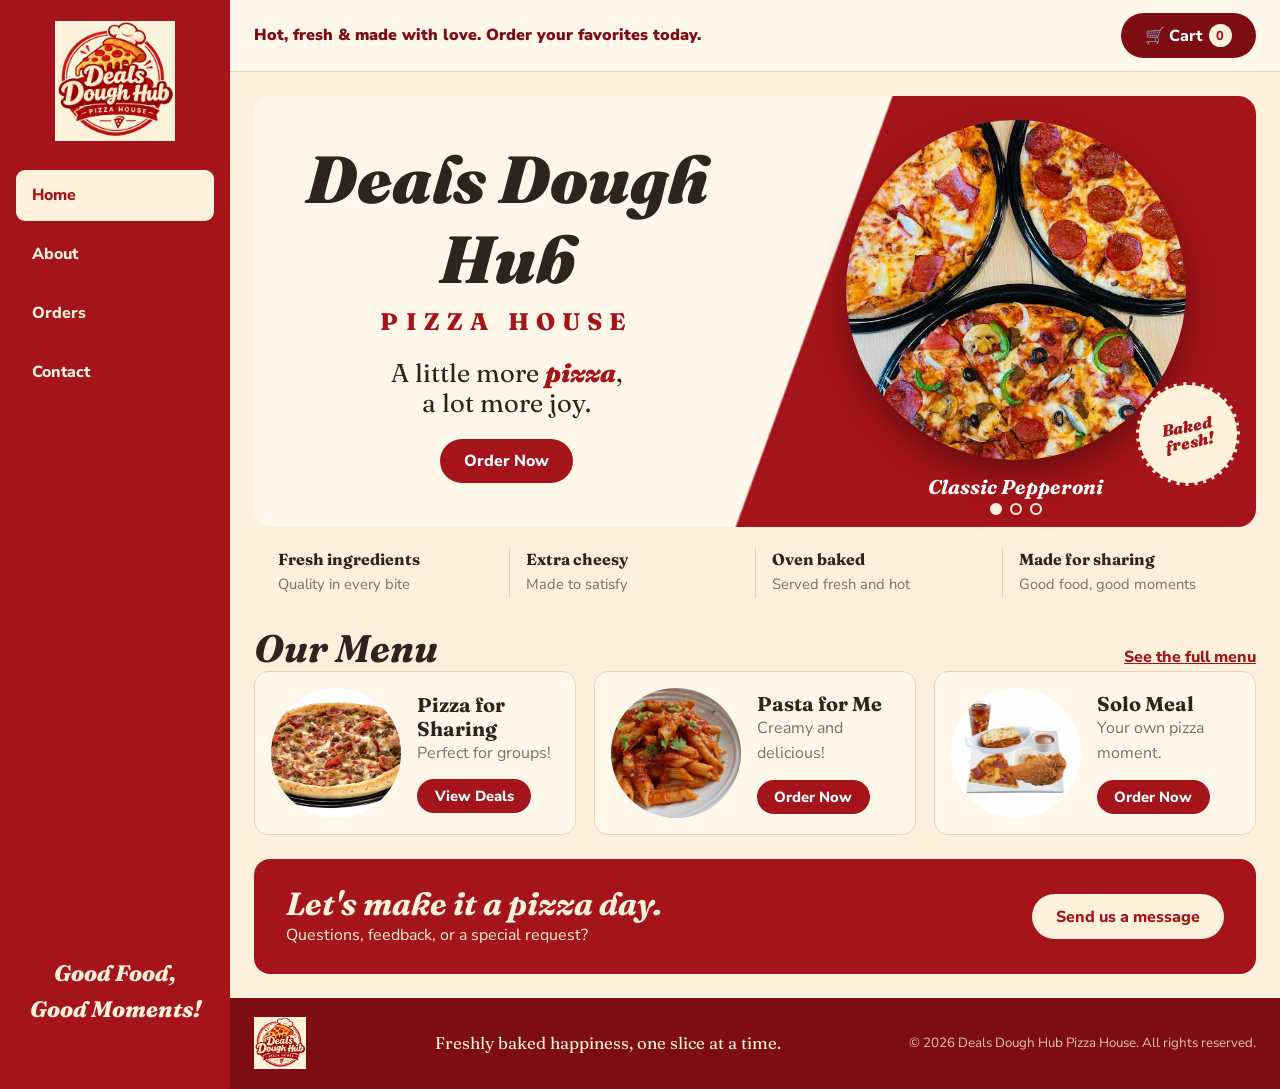
<file: index.html>
<!DOCTYPE html>
<html lang="en">
<head>
  <meta charset="UTF-8">
  <meta name="viewport" content="width=device-width, initial-scale=1">
  <title>Home | Deals Dough Hub Pizza House</title>

  <link rel="preconnect" href="https://fonts.googleapis.com">
  <link rel="preconnect" href="https://fonts.gstatic.com" crossorigin>

  <link href="https://fonts.googleapis.com/css2?family=Fraunces:ital,opsz,wght@0,9..144,500;0,9..144,800;1,9..144,700;1,9..144,900&family=Nunito+Sans:wght@400;600;800&display=swap" rel="stylesheet">

  <link rel="stylesheet" href="style.css">
</head>

<body>

  <aside class="sidebar">

    <a class="logo" href="index.html">
      <img src="m1.jpg.png" alt="Deals Dough Hub Logo">
    </a>

    <nav class="nav">
      <a href="index.html" class="active">Home</a>
      <a href="about.html">About</a>
      <a href="orders.html">Orders</a>
      <a href="contact.html">Contact</a>
    </nav>

    <p class="sidebar-tag">
      Good Food,<br>
      Good Moments!
    </p>

  </aside>

  <div class="main">

   <header class="topbar">
      <p>Hot, fresh &amp; made with love. Order your favorites today.</p>

      <a class="btn btn-dark" href="cart.html">
        🛒 Cart
        <span class="cart-count" data-cart-count>0</span>
      </a>
    </header>

    <main>

      <section class="hero">

        <div class="hero-text">

          <h1 class="brand-title">Deals Dough Hub</h1>

          <p class="brand-sub">Pizza House</p>

          <p class="tagline">
            A little more <em>pizza</em>,<br>
            a lot more joy.
          </p>

          <a class="btn" href="orders.html">Order Now</a>

        </div>

        <div class="slider" id="slider">

          <figure class="slide is-active">
            <img src="pizza1.jpg" alt="Classic Pepperoni">
            <figcaption>Classic Pepperoni</figcaption>
          </figure>

          <figure class="slide">
            <img src="pizza2.jpg" alt="Garden Veggie">
            <figcaption>Garden Veggie</figcaption>
          </figure>

          <figure class="slide">
            <img src="pizza3.jpg" alt="Extra Cheesy">
            <figcaption>Extra Cheesy</figcaption>
          </figure>

          <span class="stamp">Baked<br>fresh!</span>

          <div class="dots" id="dots"></div>

        </div>

      </section>

      <ul class="perks">

        <li>
          <strong>Fresh ingredients</strong>
          <span>Quality in every bite</span>
        </li>

        <li>
          <strong>Extra cheesy</strong>
          <span>Made to satisfy</span>
        </li>

        <li>
          <strong>Oven baked</strong>
          <span>Served fresh and hot</span>
        </li>

        <li>
          <strong>Made for sharing</strong>
          <span>Good food, good moments</span>
        </li>

      </ul>

      <section class="section">

        <div class="section-head">
          <h2>Our Menu</h2>
          <a class="text-link" href="orders.html">See the full menu</a>
        </div>

        <div class="cards">

          <article class="card">
            <img src="pizza3.jpg" alt="Pizza for Sharing">

            <div>
              <h3>Pizza for Sharing</h3>
              <p>Perfect for groups!</p>
              <a class="btn btn-sm" href="orders.html#sharing">View Deals</a>
            </div>
          </article>

          <article class="card">
            <img src="pasta1.webp" alt="Creamy Pasta">

            <div>
              <h3>Pasta for Me</h3>
              <p>Creamy and delicious!</p>
              <a class="btn btn-sm" href="orders.html#pasta">Order Now</a>
            </div>
          </article>

          <article class="card">
            <img src="solo1.webp" alt="Solo Meal">

            <div>
              <h3>Solo Meal</h3>
              <p>Your own pizza moment.</p>
              <a class="btn btn-sm" href="orders.html#solo">Order Now</a>
            </div>
          </article>

        </div>

      </section>

      <section class="cta-band">

        <div>
          <h2>Let's make it a pizza day.</h2>
          <p>Questions, feedback, or a special request?</p>
        </div>

        <a class="btn btn-light" href="contact.html">
          Send us a message
        </a>

      </section>

    </main>

    <footer class="footer">

      <a class="footer-logo" href="index.html">
        <img src="m1.jpg.png" alt="Deals Dough Hub Logo">
      </a>

      <span>Freshly baked happiness, one slice at a time.</span>

      <small>
        &copy; 2026 Deals Dough Hub Pizza House. All rights reserved.
      </small>

    </footer>

  </div>

  <script src="main.js"></script>

</body>
</html>
</file>
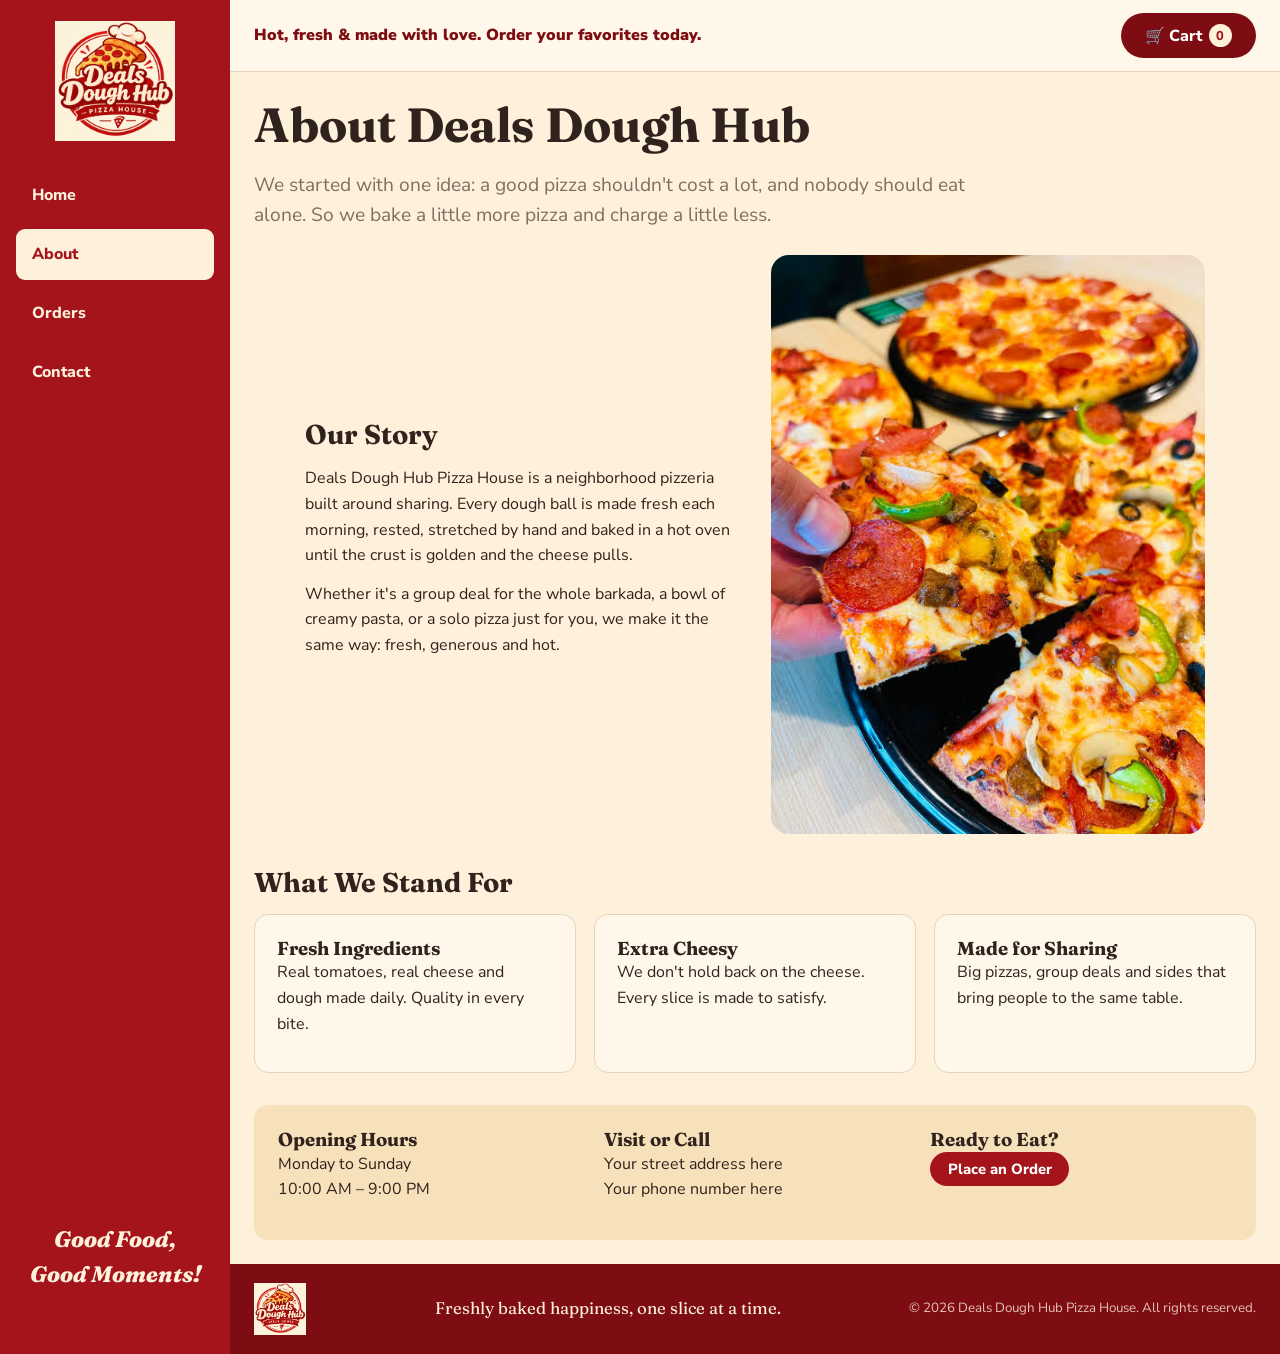
<file: about.html>
<!DOCTYPE html>
<html lang="en">
<head>
  <meta charset="UTF-8">
  <meta name="viewport" content="width=device-width, initial-scale=1">

  <title>About | Deals Dough Hub Pizza House</title>

  <link rel="preconnect" href="https://fonts.googleapis.com">
  <link rel="preconnect" href="https://fonts.gstatic.com" crossorigin>

  <link href="https://fonts.googleapis.com/css2?family=Fraunces:ital,opsz,wght@0,9..144,500;0,9..144,800;1,9..144,700;1,9..144,900&family=Nunito+Sans:wght@400;600;800&display=swap" rel="stylesheet">

  <link rel="stylesheet" href="style.css">
</head>

<body>

  <aside class="sidebar">

    <a class="logo" href="index.html">
      <img src="m1.jpg.png" alt="Deals Dough Hub Logo">
    </a>

    <nav class="nav">
      <a href="index.html">Home</a>
      <a href="about.html" class="active">About</a>
      <a href="orders.html">Orders</a>
      <a href="contact.html">Contact</a>
    </nav>

    <p class="sidebar-tag">
      Good Food,<br>
      Good Moments!
    </p>

  </aside>

  <div class="main">

    <header class="topbar">
      <p>Hot, fresh &amp; made with love. Order your favorites today.</p>
      
      <a class="btn btn-dark" href="cart.html">
        🛒 Cart
        <span class="cart-count" data-cart-count>0</span>
      </a>
    </header>

    <main class="page">

      <h1 class="page-title">About Deals Dough Hub</h1>

      <p class="lead">
        We started with one idea: a good pizza shouldn't cost a lot,
        and nobody should eat alone. So we bake a little more pizza
        and charge a little less.
      </p>

      <section class="split">

        <div>

          <h2>Our Story</h2>

          <p>
            Deals Dough Hub Pizza House is a neighborhood pizzeria
            built around sharing. Every dough ball is made fresh
            each morning, rested, stretched by hand and baked in
            a hot oven until the crust is golden and the cheese pulls.
          </p>

          <p>
            Whether it's a group deal for the whole barkada,
            a bowl of creamy pasta, or a solo pizza just for you,
            we make it the same way: fresh, generous and hot.
          </p>

        </div>

        <img class="rounded" src="pizza2.jpg" alt="Garden Veggie Pizza">

      </section>

      <section>

        <h2>What We Stand For</h2>

        <div class="cards three">

          <article class="panel">
            <h3>Fresh Ingredients</h3>
            <p>
              Real tomatoes, real cheese and dough made daily.
              Quality in every bite.
            </p>
          </article>

          <article class="panel">
            <h3>Extra Cheesy</h3>
            <p>
              We don't hold back on the cheese.
              Every slice is made to satisfy.
            </p>
          </article>

          <article class="panel">
            <h3>Made for Sharing</h3>
            <p>
              Big pizzas, group deals and sides that bring
              people to the same table.
            </p>
          </article>

        </div>

      </section>

      <section class="info">

        <div>
          <h3>Opening Hours</h3>
          <p>Monday to Sunday<br>10:00 AM – 9:00 PM</p>
        </div>

        <div>
          <h3>Visit or Call</h3>
          <p>Your street address here<br>Your phone number here</p>
        </div>

        <div>
          <h3>Ready to Eat?</h3>
          <p>
            <a class="btn btn-sm" href="orders.html">Place an Order</a>
          </p>
        </div>

      </section>

    </main>

    <footer class="footer">

      <a class="footer-logo" href="index.html">
        <img src="m1.jpg.png" alt="Deals Dough Hub Logo">
      </a>

      <span>Freshly baked happiness, one slice at a time.</span>

      <small>
        &copy; 2026 Deals Dough Hub Pizza House. All rights reserved.
      </small>

    </footer>

  </div>

  <script src="main.js"></script>

</body>
</html>
</file>
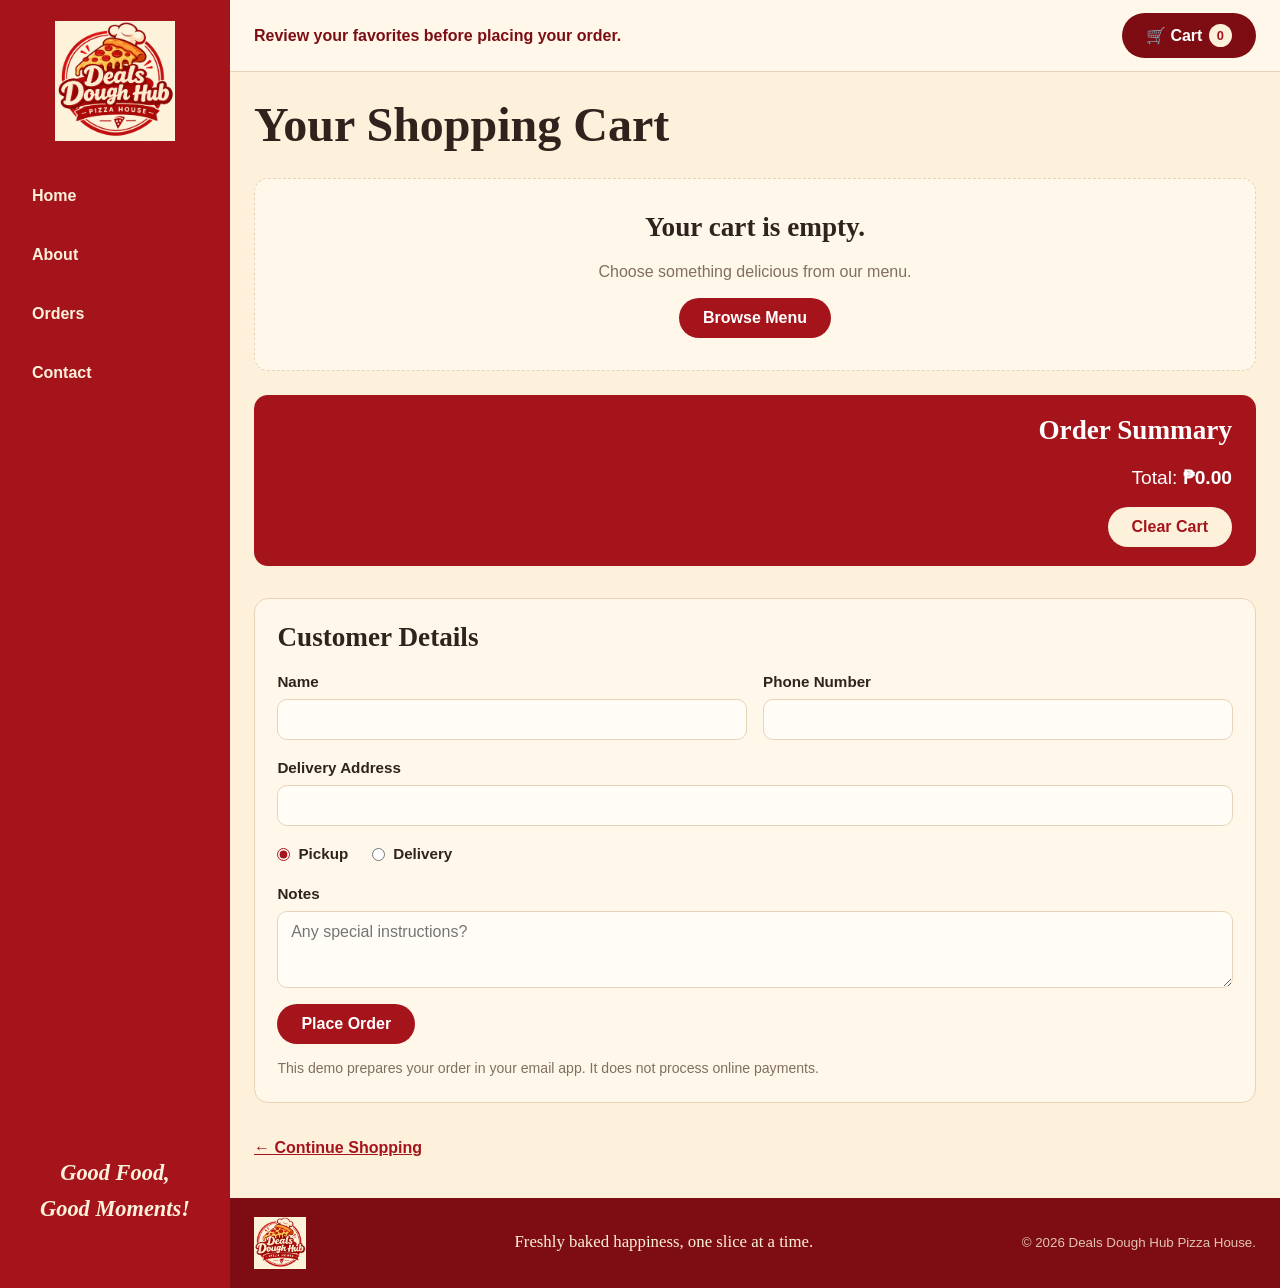
<file: cart.html>
<!DOCTYPE html>
<html lang="en">
<head>
  <meta charset="UTF-8">
  <meta name="viewport" content="width=device-width, initial-scale=1">
  <title>Your Cart | Deals Dough Hub Pizza House</title>

  <link rel="stylesheet" href="style.css">
</head>

<body>

  <aside class="sidebar">

    <a class="logo" href="index.html">
      <img src="m1.jpg.png" alt="Logo">
    </a>

    <nav class="nav">
      <a href="index.html">Home</a>
      <a href="about.html">About</a>
      <a href="orders.html">Orders</a>
      <a href="contact.html">Contact</a>
    </nav>

    <p class="sidebar-tag">Good Food,<br>Good Moments!</p>

  </aside>

  <div class="main">

    <header class="topbar">
      <p>Review your favorites before placing your order.</p>

      <a class="btn btn-dark" href="cart.html">
        🛒 Cart
        <span class="cart-count" data-cart-count>0</span>
      </a>
    </header>

    <main class="page">

      <h1 class="page-title">Your Shopping Cart</h1>

      <div id="cart-items" class="cart-list" aria-live="polite"></div>

      <div class="cart-summary">

        <h2>Order Summary</h2>

        <p class="total-line">
          Total: <strong id="cart-total">₱0.00</strong>
        </p>

        <button class="btn btn-light" id="clear-cart" type="button">
          Clear Cart
        </button>

      </div>

      <section class="checkout panel">

        <h2>Customer Details</h2>

        <form id="checkout-form">

          <div class="fields">

            <label>
              Name
              <input type="text" name="customerName" required>
            </label>

            <label>
              Phone Number
              <input type="tel" name="phone" required>
            </label>

            <label class="wide">
              Delivery Address
              <input type="text" name="address">
            </label>

            <div class="wide choice">

              <label>
                <input type="radio" name="method" value="Pickup" checked>
                Pickup
              </label>

              <label>
                <input type="radio" name="method" value="Delivery">
                Delivery
              </label>

            </div>

            <label class="wide">
              Notes
              <textarea name="notes" rows="3"
                placeholder="Any special instructions?"></textarea>
            </label>

          </div>

          <button class="btn" type="submit">
            Place Order
          </button>

          <p class="small-note">
            This demo prepares your order in your email app.
            It does not process online payments.
          </p>

        </form>

      </section>

      <p>
        <a class="text-link" href="orders.html">
          ← Continue Shopping
        </a>
      </p>

    </main>

    <footer class="footer">

      <a class="footer-logo" href="index.html">
        <img src="m1.jpg.png" alt="Logo">
      </a>

      <span>Freshly baked happiness, one slice at a time.</span>

      <small>&copy; 2026 Deals Dough Hub Pizza House.</small>

    </footer>

  </div>

  <script src="main.js"></script>

</body>
</html>
</file>
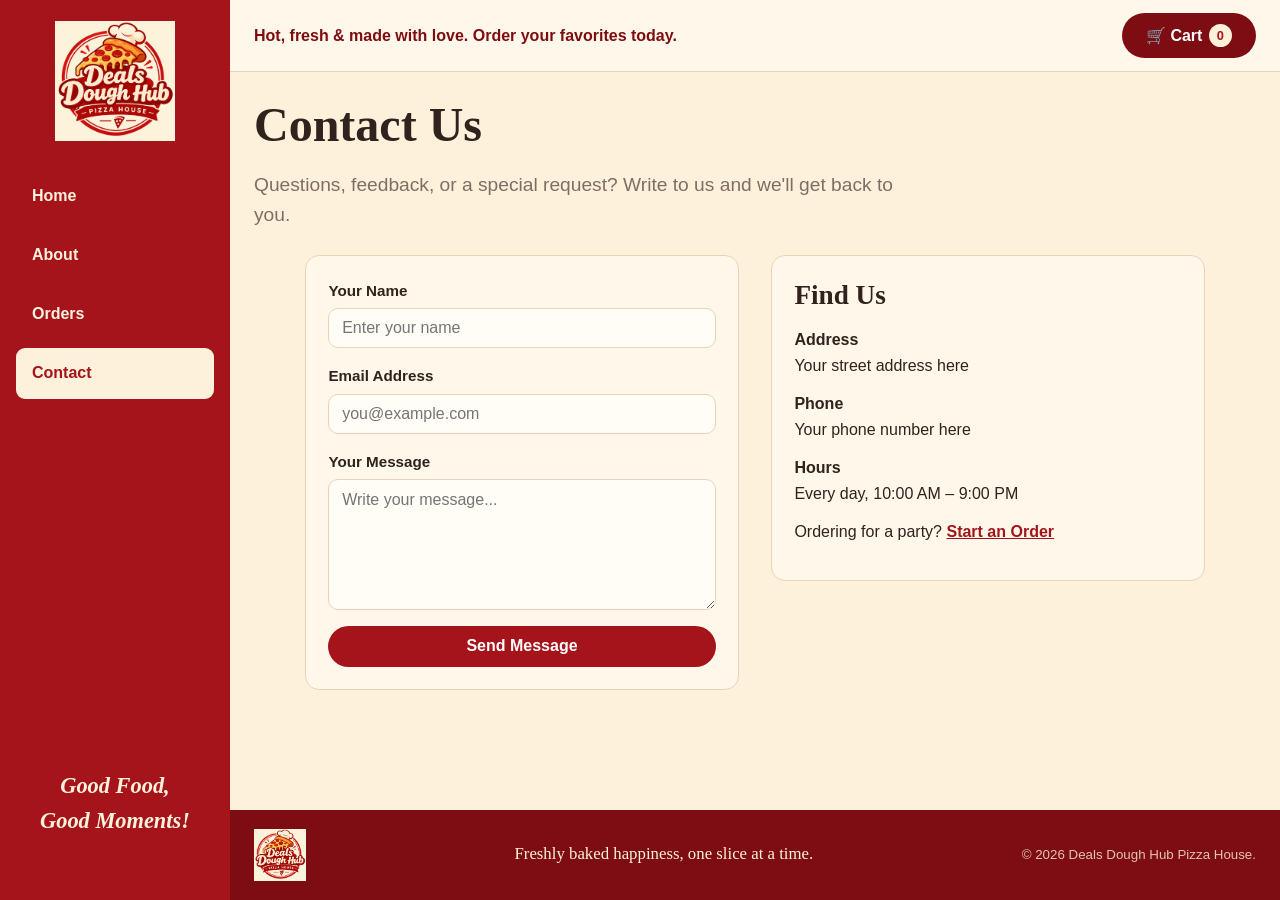
<file: contact.html>
<!DOCTYPE html>
<html lang="en">
<head>
  <meta charset="UTF-8">
  <meta name="viewport" content="width=device-width, initial-scale=1">
  <title>Contact | Deals Dough Hub Pizza House</title>

  <link rel="stylesheet" href="style.css">
</head>

<body>

  <aside class="sidebar">

    <a class="logo" href="index.html">
      <img src="m1.jpg.png" alt="Logo">
    </a>

    <nav class="nav">
      <a href="index.html">Home</a>
      <a href="about.html">About</a>
      <a href="orders.html">Orders</a>
      <a href="contact.html" class="active">Contact</a>
    </nav>

    <p class="sidebar-tag">Good Food,<br>Good Moments!</p>

  </aside>

  <div class="main">

    <header class="topbar">
      <p>Hot, fresh &amp; made with love. Order your favorites today.</p>

      <a class="btn btn-dark" href="cart.html">
        🛒 Cart
        <span class="cart-count" data-cart-count>0</span>
      </a>
    </header>

    <main class="page">

      <h1 class="page-title">Contact Us</h1>

      <p class="lead">
        Questions, feedback, or a special request?
        Write to us and we'll get back to you.
      </p>

      <div class="split contact">

        <form class="panel contact-form"
          action="mailto:hello@dealsdoughhub.example"
          method="post"
          enctype="text/plain">

          <label>
            Your Name
            <input type="text" name="Name"
              placeholder="Enter your name" required>
          </label>

          <label>
            Email Address
            <input type="email" name="Email"
              placeholder="you@example.com" required>
          </label>

          <label>
            Your Message
            <textarea name="Message" rows="6"
              placeholder="Write your message..." required></textarea>
          </label>

          <button class="btn" type="submit">
            Send Message
          </button>

        </form>

        <aside class="panel">

          <h2>Find Us</h2>

          <p>
            <strong>Address</strong><br>
            Your street address here
          </p>

          <p>
            <strong>Phone</strong><br>
            Your phone number here
          </p>

          <p>
            <strong>Hours</strong><br>
            Every day, 10:00 AM – 9:00 PM
          </p>

          <p>
            Ordering for a party?
            <a class="text-link" href="orders.html">
              Start an Order
            </a>
          </p>

        </aside>

      </div>

    </main>

    <footer class="footer">

      <a class="footer-logo" href="index.html">
        <img src="m1.jpg.png" alt="Logo">
      </a>

      <span>Freshly baked happiness, one slice at a time.</span>

      <small>&copy; 2026 Deals Dough Hub Pizza House.</small>

    </footer>

  </div>

  <script src="main.js"></script>

</body>
</html>
</file>
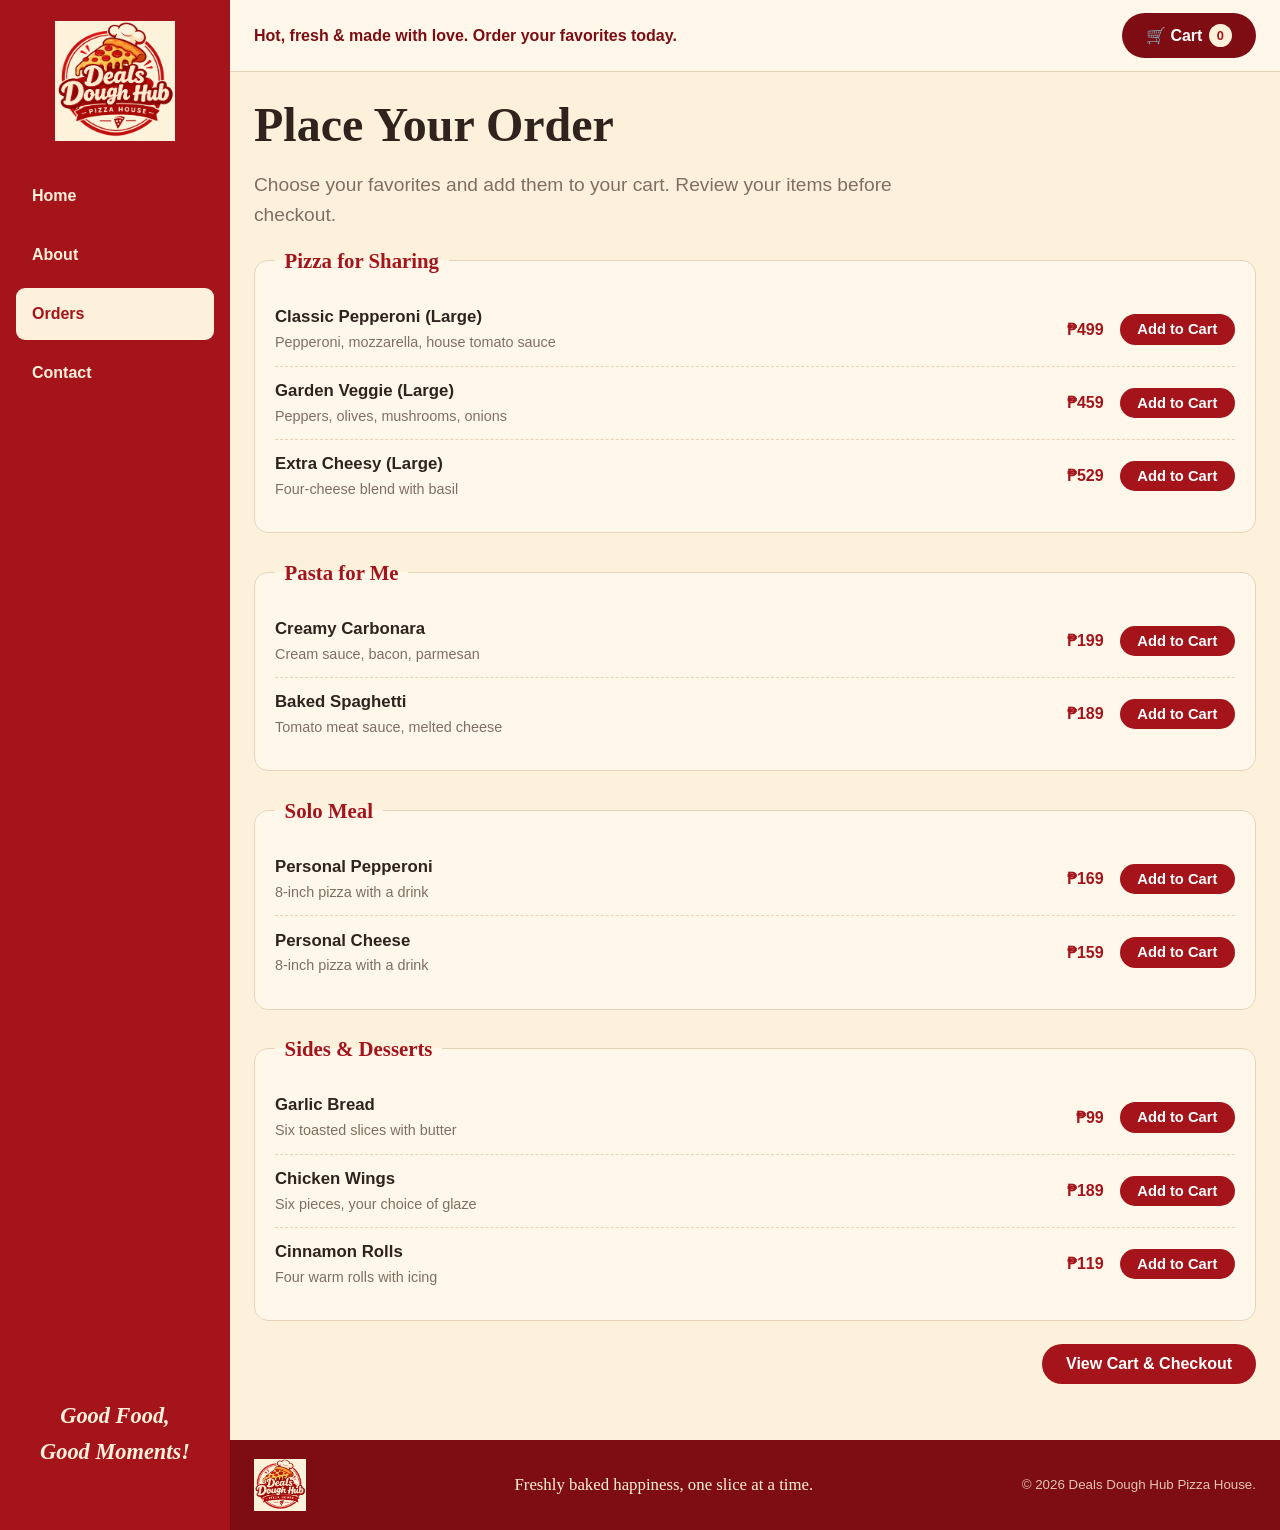
<file: orders.html>
<!DOCTYPE html>
<html lang="en">
<head>
  <meta charset="UTF-8">
  <meta name="viewport" content="width=device-width, initial-scale=1">
  <title>Orders | Deals Dough Hub Pizza House</title>

  <link rel="stylesheet" href="style.css">
</head>

<body>

  <aside class="sidebar">

    <a class="logo" href="index.html">
      <img src="m1.jpg.png" alt="Logo">
    </a>

    <nav class="nav">
      <a href="index.html">Home</a>
      <a href="about.html">About</a>
      <a href="orders.html" class="active">Orders</a>
      <a href="contact.html">Contact</a>
    </nav>

    <p class="sidebar-tag">Good Food,<br>Good Moments!</p>

  </aside>

  <div class="main">

    <header class="topbar">
      <p>Hot, fresh &amp; made with love. Order your favorites today.</p>

      <a class="btn btn-dark" href="cart.html">
        🛒 Cart
        <span class="cart-count" data-cart-count>0</span>
      </a>
    </header>

    <main class="page">

      <h1 class="page-title">Place Your Order</h1>

      <p class="lead">
        Choose your favorites and add them to your cart.
        Review your items before checkout.
      </p>

      <div class="menu-sections">

        <fieldset id="sharing">
          <legend>Pizza for Sharing</legend>

          <ul class="items">

            <li class="item menu-item">
              <div>
                <strong>Classic Pepperoni (Large)</strong>
                <p>Pepperoni, mozzarella, house tomato sauce</p>
              </div>

              <span class="price">₱499</span>

              <button class="btn btn-sm add-to-cart"
                data-id="pepperoni"
                data-name="Classic Pepperoni (Large)"
                data-price="499">
                Add to Cart
              </button>
            </li>

            <li class="item menu-item">
              <div>
                <strong>Garden Veggie (Large)</strong>
                <p>Peppers, olives, mushrooms, onions</p>
              </div>

              <span class="price">₱459</span>

              <button class="btn btn-sm add-to-cart"
                data-id="veggie"
                data-name="Garden Veggie (Large)"
                data-price="459">
                Add to Cart
              </button>
            </li>

            <li class="item menu-item">
              <div>
                <strong>Extra Cheesy (Large)</strong>
                <p>Four-cheese blend with basil</p>
              </div>

              <span class="price">₱529</span>

              <button class="btn btn-sm add-to-cart"
                data-id="cheesy"
                data-name="Extra Cheesy (Large)"
                data-price="529">
                Add to Cart
              </button>
            </li>

          </ul>
        </fieldset>

        <fieldset id="pasta">
          <legend>Pasta for Me</legend>

          <ul class="items">

            <li class="item menu-item">
              <div>
                <strong>Creamy Carbonara</strong>
                <p>Cream sauce, bacon, parmesan</p>
              </div>

              <span class="price">₱199</span>

              <button class="btn btn-sm add-to-cart"
                data-id="carbonara"
                data-name="Creamy Carbonara"
                data-price="199">
                Add to Cart
              </button>
            </li>

            <li class="item menu-item">
              <div>
                <strong>Baked Spaghetti</strong>
                <p>Tomato meat sauce, melted cheese</p>
              </div>

              <span class="price">₱189</span>

              <button class="btn btn-sm add-to-cart"
                data-id="spaghetti"
                data-name="Baked Spaghetti"
                data-price="189">
                Add to Cart
              </button>
            </li>

          </ul>
        </fieldset>

        <fieldset id="solo">
          <legend>Solo Meal</legend>

          <ul class="items">

            <li class="item menu-item">
              <div>
                <strong>Personal Pepperoni</strong>
                <p>8-inch pizza with a drink</p>
              </div>

              <span class="price">₱169</span>

              <button class="btn btn-sm add-to-cart"
                data-id="personal-pepperoni"
                data-name="Personal Pepperoni"
                data-price="169">
                Add to Cart
              </button>
            </li>

            <li class="item menu-item">
              <div>
                <strong>Personal Cheese</strong>
                <p>8-inch pizza with a drink</p>
              </div>

              <span class="price">₱159</span>

              <button class="btn btn-sm add-to-cart"
                data-id="personal-cheese"
                data-name="Personal Cheese"
                data-price="159">
                Add to Cart
              </button>
            </li>

          </ul>
        </fieldset>

        <fieldset id="sides">
          <legend>Sides &amp; Desserts</legend>

          <ul class="items">

            <li class="item menu-item">
              <div>
                <strong>Garlic Bread</strong>
                <p>Six toasted slices with butter</p>
              </div>

              <span class="price">₱99</span>

              <button class="btn btn-sm add-to-cart"
                data-id="garlic-bread"
                data-name="Garlic Bread"
                data-price="99">
                Add to Cart
              </button>
            </li>

            <li class="item menu-item">
              <div>
                <strong>Chicken Wings</strong>
                <p>Six pieces, your choice of glaze</p>
              </div>

              <span class="price">₱189</span>

              <button class="btn btn-sm add-to-cart"
                data-id="chicken-wings"
                data-name="Chicken Wings"
                data-price="189">
                Add to Cart
              </button>
            </li>

            <li class="item menu-item">
              <div>
                <strong>Cinnamon Rolls</strong>
                <p>Four warm rolls with icing</p>
              </div>

              <span class="price">₱119</span>

              <button class="btn btn-sm add-to-cart"
                data-id="cinnamon-rolls"
                data-name="Cinnamon Rolls"
                data-price="119">
                Add to Cart
              </button>
            </li>

          </ul>
        </fieldset>

      </div>

      <p class="cart-cta">
        <a class="btn" href="cart.html">View Cart &amp; Checkout</a>
      </p>

    </main>

    <footer class="footer">
      <a class="footer-logo" href="index.html">
        <img src="m1.jpg.png" alt="Logo">
      </a>

      <span>Freshly baked happiness, one slice at a time.</span>

      <small>&copy; 2026 Deals Dough Hub Pizza House.</small>
    </footer>

  </div>

  <script src="main.js"></script>

</body>
</html>
</file>
<file: style.css>
/* DEALS DOUGH HUB PIZZA HOUSE */

:root {
  --cream: #fdf1dc;
  --cream-2: #f7e1bb;
  --paper: #fff8ea;
  --red: #a5141a;
  --red-dark: #7d0d12;
  --tomato: #d6342a;
  --ink: #30221c;
  --muted: #806e62;
  --line: #e8d3b8;

  --display: "Fraunces", Georgia, serif;
  --body: "Nunito Sans", Arial, sans-serif;
}

* {
  margin: 0;
  padding: 0;
  box-sizing: border-box;
}

html {
  scroll-behavior: smooth;
}

body {
  display: grid;
  grid-template-columns: 230px 1fr;
  min-height: 100vh;
  background: var(--cream);
  color: var(--ink);
  font-family: var(--body);
  line-height: 1.6;
}

img {
  max-width: 100%;
  display: block;
}

a {
  color: inherit;
  text-decoration: none;
}

h1, h2, h3 {
  font-family: var(--display);
  line-height: 1.2;
}

p {
  margin-bottom: .8rem;
}

/* SIDEBAR */

.sidebar {
  background: var(--red);
  color: var(--cream);
  min-height: 100vh;
  height: 100%;
  position: sticky;
  top: 0;
  display: flex;
  flex-direction: column;
  align-items: center;
  padding: 1rem;
}

.logo {
  display: grid;
  place-items: center;
  min-height: 130px;
  margin-bottom: 1.5rem;
}

.logo img {
  width: 150px;
  height: 120px;
  object-fit: contain;
  border-radius: 12px;
}

.nav {
  width: 100%;
  display: flex;
  flex-direction: column;
  gap: .5rem;
}

.nav a {
  padding: .8rem 1rem;
  border-radius: 9px;
  font-weight: 800;
  transition: .2s;
}

.nav a:hover,
.nav a.active {
  background: var(--cream);
  color: var(--red);
}

.sidebar-tag {
  margin-top: auto;
  padding: 2rem 0;
  font-family: var(--display);
  font-size: 1.4rem;
  font-style: italic;
  font-weight: 800;
  text-align: center;
}

/* MAIN */

.main {
  min-width: 0;
  display: flex;
  flex-direction: column;
}

main {
  width: 100%;
  padding: 1.5rem;
  flex: 1;
}

/* TOPBAR */

.topbar {
  display: flex;
  align-items: center;
  justify-content: space-between;
  padding: .8rem 1.5rem;
  background: var(--paper);
  border-bottom: 1px solid var(--line);
  gap: 1rem;
}

.topbar p {
    margin: 0;
    color: #7d0d12;
    font-weight: 900;
}

/* BUTTONS */

.btn {
  display: inline-flex;
  justify-content: center;
  align-items: center;
  gap: .4rem;
  padding: .7rem 1.5rem;
  border: 0;
  border-radius: 30px;
  background: var(--red);
  color: white;
  font: 800 1rem var(--body);
  text-decoration: none;
  cursor: pointer;
  transition: .2s;
}

.btn:hover {
  background: var(--red-dark);
  transform: translateY(-2px);
}

.btn-dark {
  background: var(--red-dark);
}

.btn-sm {
  padding: .45rem 1.1rem;
  font-size: .92rem;
}

.btn-light {
  background: var(--cream);
  color: var(--red);
}

.btn-light:hover {
  background: white;
  color: var(--red-dark);
}

.cart-count {
  display: inline-grid;
  place-items: center;
  min-width: 1.45rem;
  height: 1.45rem;
  padding: 0 .25rem;
  border-radius: 50%;
  background: var(--cream);
  color: var(--red);
  font-size: .8rem;
}

.text-link {
  color: var(--red);
  font-weight: 800;
  text-decoration: underline;
}

/* HOMEPAGE HERO */

.hero {
  display: grid;
  grid-template-columns: 1.05fr 1fr;
  align-items: center;
  gap: 1rem;
  overflow: hidden;
  border-radius: 18px;
  background: linear-gradient(
    110deg,
    var(--paper) 55%,
    var(--red) 55.2%
  );
  min-height: 380px;
}

.hero-text {
  padding: 2rem;
  text-align: center;
}

.brand-title {
  font-style: italic;
  font-weight: 900;
  font-size: clamp(2.6rem, 5.2vw, 4.4rem);
}

.brand-sub {
  margin: .2rem 0 1rem;
  font-family: var(--display);
  font-weight: 800;
  font-size: 1.5rem;
  letter-spacing: .3em;
  text-transform: uppercase;
  color: var(--red);
}

.tagline {
  font-family: var(--display);
  font-size: 1.6rem;
  line-height: 1.2;
  margin-bottom: 1.25rem;
}

.tagline em {
  font-weight: 900;
  color: var(--red);
}

/* IMAGE SLIDER */

.slider {
  position: relative;
  min-height: 380px;
  display: grid;
  place-items: center;
  padding: 1.5rem;
}

.slide {
  grid-area: 1 / 1;
  width: min(100%, 340px);
  text-align: center;
  color: white;
  opacity: 0;
  transition: opacity .8s ease;
  pointer-events: none;
}

.slide.is-active {
  opacity: 1;
  pointer-events: auto;
}

.slide img {
  width: 100%;
  aspect-ratio: 1;
  object-fit: cover;
  border-radius: 50%;
  box-shadow: 0 14px 30px rgba(0,0,0,.35);
}

.slide figcaption {
  margin-top: .7rem;
  font-family: var(--display);
  font-style: italic;
  font-weight: 700;
  font-size: 1.25rem;
}

.stamp {
  position: absolute;
  right: 1rem;
  bottom: 2.6rem;
  display: grid;
  place-items: center;
  width: 104px;
  height: 104px;
  border-radius: 50%;
  background: var(--cream);
  color: var(--red);
  border: 3px dashed var(--red);
  font-family: var(--display);
  font-weight: 900;
  font-style: italic;
  text-align: center;
  line-height: 1;
  transform: rotate(-12deg);
}

.dots {
  position: absolute;
  left: 0;
  right: 0;
  bottom: .8rem;
  display: flex;
  justify-content: center;
  gap: .5rem;
}

.dot {
  width: 12px;
  height: 12px;
  padding: 0;
  border-radius: 50%;
  border: 2px solid var(--cream);
  background: transparent;
  cursor: pointer;
}

.dot.is-active {
  background: var(--cream);
}

/* PERKS */

.perks {
  list-style: none;
  margin: 0;
  padding: 1.2rem .5rem;
  display: grid;
  grid-template-columns: repeat(4, 1fr);
}

.perks li {
  padding: 0 1rem;
  border-left: 1px solid var(--line);
}

.perks li:first-child {
  border-left: 0;
}

.perks strong {
  display: block;
  font-family: var(--display);
}

.perks span {
  color: var(--muted);
  font-size: .92rem;
}

/* MENU CARDS */

.section {
  padding: .5rem 0 1.5rem;
}

.section-head {
  display: flex;
  justify-content: space-between;
  align-items: baseline;
  gap: 1rem;
}

.section-head h2 {
  font-size: 2.4rem;
  font-style: italic;
}

.cards {
  display: grid;
  grid-template-columns: repeat(3, 1fr);
  gap: 1.1rem;
}

.card {
  display: grid;
  grid-template-columns: 130px 1fr;
  align-items: center;
  gap: 1rem;
  padding: 1rem;
  border: 1px solid var(--line);
  border-radius: 14px;
  background: var(--paper);
}

.card img {
  width: 130px;
  aspect-ratio: 1;
  object-fit: cover;
  border-radius: 50%;
}

.card h3 {
  font-size: 1.25rem;
}

.card p {
  color: var(--muted);
}

/* CTA */

.cta-band {
  display: flex;
  justify-content: space-between;
  align-items: center;
  gap: 1.5rem;
  padding: 1.6rem 2rem;
  border-radius: 16px;
  background: var(--red);
  color: var(--cream);
}

.cta-band h2 {
  color: var(--cream);
  font-style: italic;
  font-size: 2rem;
}

.cta-band p {
  margin: 0;
}

/* GENERAL PAGES */

.page {
  max-width: 1100px;
  width: 100%;
  margin: 0 auto;
}

.page-title {
  font-size: clamp(2rem, 4vw, 3rem);
  margin-bottom: 1rem;
}

.lead {
  font-size: 1.2rem;
  max-width: 62ch;
  color: var(--muted);
}

.page h2 {
  font-size: 1.7rem;
  margin-bottom: 1rem;
}

.split {
  display: grid;
  grid-template-columns: 1fr 1fr;
  gap: 2rem;
  align-items: center;
  max-width: 900px;
  margin: 1.5rem auto 2rem;
}

.rounded {
  width: 100%;
  border-radius: 18px;
}

.panel {
  padding: 1.4rem;
  border: 1px solid var(--line);
  border-radius: 14px;
  background: var(--paper);
}

.panel h3 {
  color: var(--ink);
}

.cards.three {
  grid-template-columns: repeat(3, 1fr);
}

.info {
  display: grid;
  grid-template-columns: repeat(3, 1fr);
  gap: 1.5rem;
  margin-top: 2rem;
  padding: 1.5rem;
  border-radius: 14px;
  background: var(--cream-2);
}

/* FORMS */

label {
  display: block;
  font-weight: 800;
  font-size: .95rem;
}

input[type="text"],
input[type="tel"],
input[type="email"],
textarea {
  display: block;
  width: 100%;
  margin-top: .3rem;
  padding: .65rem .8rem;
  border: 1px solid var(--line);
  border-radius: 10px;
  background: #fffdf6;
  color: var(--ink);
  font: 400 1rem var(--body);
}

textarea {
  resize: vertical;
}

.contact-form {
  display: grid;
  gap: 1rem;
}

.contact {
  align-items: start;
}

/* ORDER MENU */

fieldset {
  margin: 0 0 1.4rem;
  padding: 1rem 1.25rem 1.25rem;
  border: 1px solid var(--line);
  border-radius: 14px;
  background: var(--paper);
}

legend {
  padding: 0 .6rem;
  font-family: var(--display);
  font-weight: 800;
  font-size: 1.3rem;
  color: var(--red);
}

.items {
  list-style: none;
  margin: 0;
  padding: 0;
}

.item {
  display: grid;
  grid-template-columns: 1fr auto auto;
  align-items: center;
  gap: 1rem;
  padding: .7rem 0;
  border-top: 1px dashed var(--line);
}

.item:first-child {
  border-top: 0;
}

.item strong {
  font-size: 1.05rem;
}

.item p {
  margin: 0;
  color: var(--muted);
  font-size: .9rem;
}

.price {
  font-weight: 800;
  color: var(--red);
  white-space: nowrap;
}

.add-to-cart {
  white-space: nowrap;
}

.add-to-cart.added {
  background: #397447;
}

.cart-cta {
  text-align: right;
  margin: .5rem 0 2rem;
}

/* SHOPPING CART */

.cart-list {
  margin: 1.5rem 0;
}

.cart-row {
  display: grid;
  grid-template-columns: 1fr auto auto auto;
  align-items: center;
  gap: 1rem;
  padding: 1rem;
  margin-bottom: .7rem;
  border: 1px solid var(--line);
  border-radius: 12px;
  background: var(--paper);
}

.cart-row h3 {
  margin: 0 0 .25rem;
  color: var(--ink);
  font-size: 1.15rem;
}

.cart-row p {
  margin: 0;
  color: var(--muted);
}

.quantity-controls {
  display: flex;
  align-items: center;
  gap: .8rem;
}

.quantity-controls button {
  width: 2rem;
  height: 2rem;
  border: 0;
  border-radius: 50%;
  background: var(--red);
  color: white;
  font-size: 1.2rem;
  cursor: pointer;
}

.line-total {
  color: var(--red);
  white-space: nowrap;
}

.remove-item {
  border: 0;
  background: none;
  color: var(--red);
  text-decoration: underline;
  font: 800 .9rem var(--body);
  cursor: pointer;
}

.empty-cart {
  padding: 2rem;
  border: 1px dashed var(--line);
  border-radius: 14px;
  background: var(--paper);
  text-align: center;
}

.empty-cart p {
  color: var(--muted);
}

.cart-summary {
  padding: 1.2rem 1.5rem;
  margin: 1rem 0 2rem;
  border-radius: 14px;
  background: var(--red);
  color: white;
  text-align: right;
}

.cart-summary h2,
.cart-summary .total-line {
  color: white;
}

.total-line {
  font-size: 1.2rem;
}

.checkout {
  margin-bottom: 2rem;
}

.fields {
  display: grid;
  grid-template-columns: 1fr 1fr;
  gap: 1rem;
  margin-bottom: 1rem;
}

.fields .wide {
  grid-column: 1 / -1;
}

.choice {
  display: flex;
  gap: 1.5rem;
}

.choice label {
  display: flex;
  align-items: center;
  gap: .5rem;
}

.choice input {
  accent-color: var(--red);
}

.small-note {
  margin: .8rem 0 0;
  color: var(--muted);
  font-size: .88rem;
}

/* FOOTER */

.footer {
  display: flex;
  justify-content: space-between;
  align-items: center;
  flex-wrap: wrap;
  gap: .5rem 1.5rem;
  padding: 1.2rem 1.5rem;
  background: var(--red-dark);
  color: var(--cream);
}

.footer span {
  font-family: var(--display);
  font-size: 1.05rem;
}

.footer small {
  opacity: .8;
}

.footer-logo img {
  height: 52px;
  width: auto;
}

/* TABLET */

@media (max-width: 1000px) {

  .cards,
  .cards.three {
    grid-template-columns: 1fr;
  }

  .hero {
    grid-template-columns: 1fr;
    background: var(--paper);
  }

  .slider {
    background: var(--red);
    min-height: 360px;
  }

  .perks {
    grid-template-columns: 1fr 1fr;
    row-gap: 1rem;
  }

  .split,
  .info {
    grid-template-columns: 1fr;
  }

}

/* MOBILE */

@media (max-width: 760px) {

  body {
    grid-template-columns: 1fr;
  }

  .sidebar {
    position: static;
    min-height: auto;
    flex-direction: row;
    flex-wrap: wrap;
    align-items: center;
    padding: .4rem;
  }

  .logo {
    margin: 0;
    min-height: 0;
  }

  .logo img {
    height: 40px;
    width: auto;
  }

  .nav {
    flex-direction: row;
    flex-wrap: wrap;
    padding: .4rem;
    flex: 1;
  }

  .nav a {
    padding: .5rem .8rem;
  }

  .sidebar-tag {
    display: none;
  }

  .topbar p {
    display: none;
  }

  .topbar {
    justify-content: flex-end;
  }

  .item {
    grid-template-columns: 1fr auto;
  }

  .item .price {
    grid-column: 1;
    grid-row: 2;
  }

  .item .add-to-cart {
    grid-column: 2;
    grid-row: 1 / span 2;
  }

  .fields {
    grid-template-columns: 1fr;
  }

  .cta-band {
    flex-direction: column;
    align-items: flex-start;
  }

  .cart-row {
    grid-template-columns: 1fr auto;
  }

  .line-total {
    grid-column: 1;
  }

  .remove-item {
    justify-self: end;
  }

}

/* SMALL MOBILE */

@media (max-width: 430px) {

  body {
    font-size: 15px;
  }

  main {
    padding-left: .8rem;
    padding-right: .8rem;
  }

  .hero-text {
    padding: 1.5rem 1rem;
  }

  .stamp {
    width: 78px;
    height: 78px;
    font-size: .85rem;
  }

  .perks {
    padding-left: 0;
    padding-right: 0;
  }

  .perks li {
    padding: 0 .5rem;
  }

  .cart-row {
    gap: .6rem;
    padding: .8rem;
  }

}

@media (prefers-reduced-motion: reduce) {

  *,
  *::before,
  *::after {
    transition: none !important;
    scroll-behavior: auto !important;
  }

}
</file>
